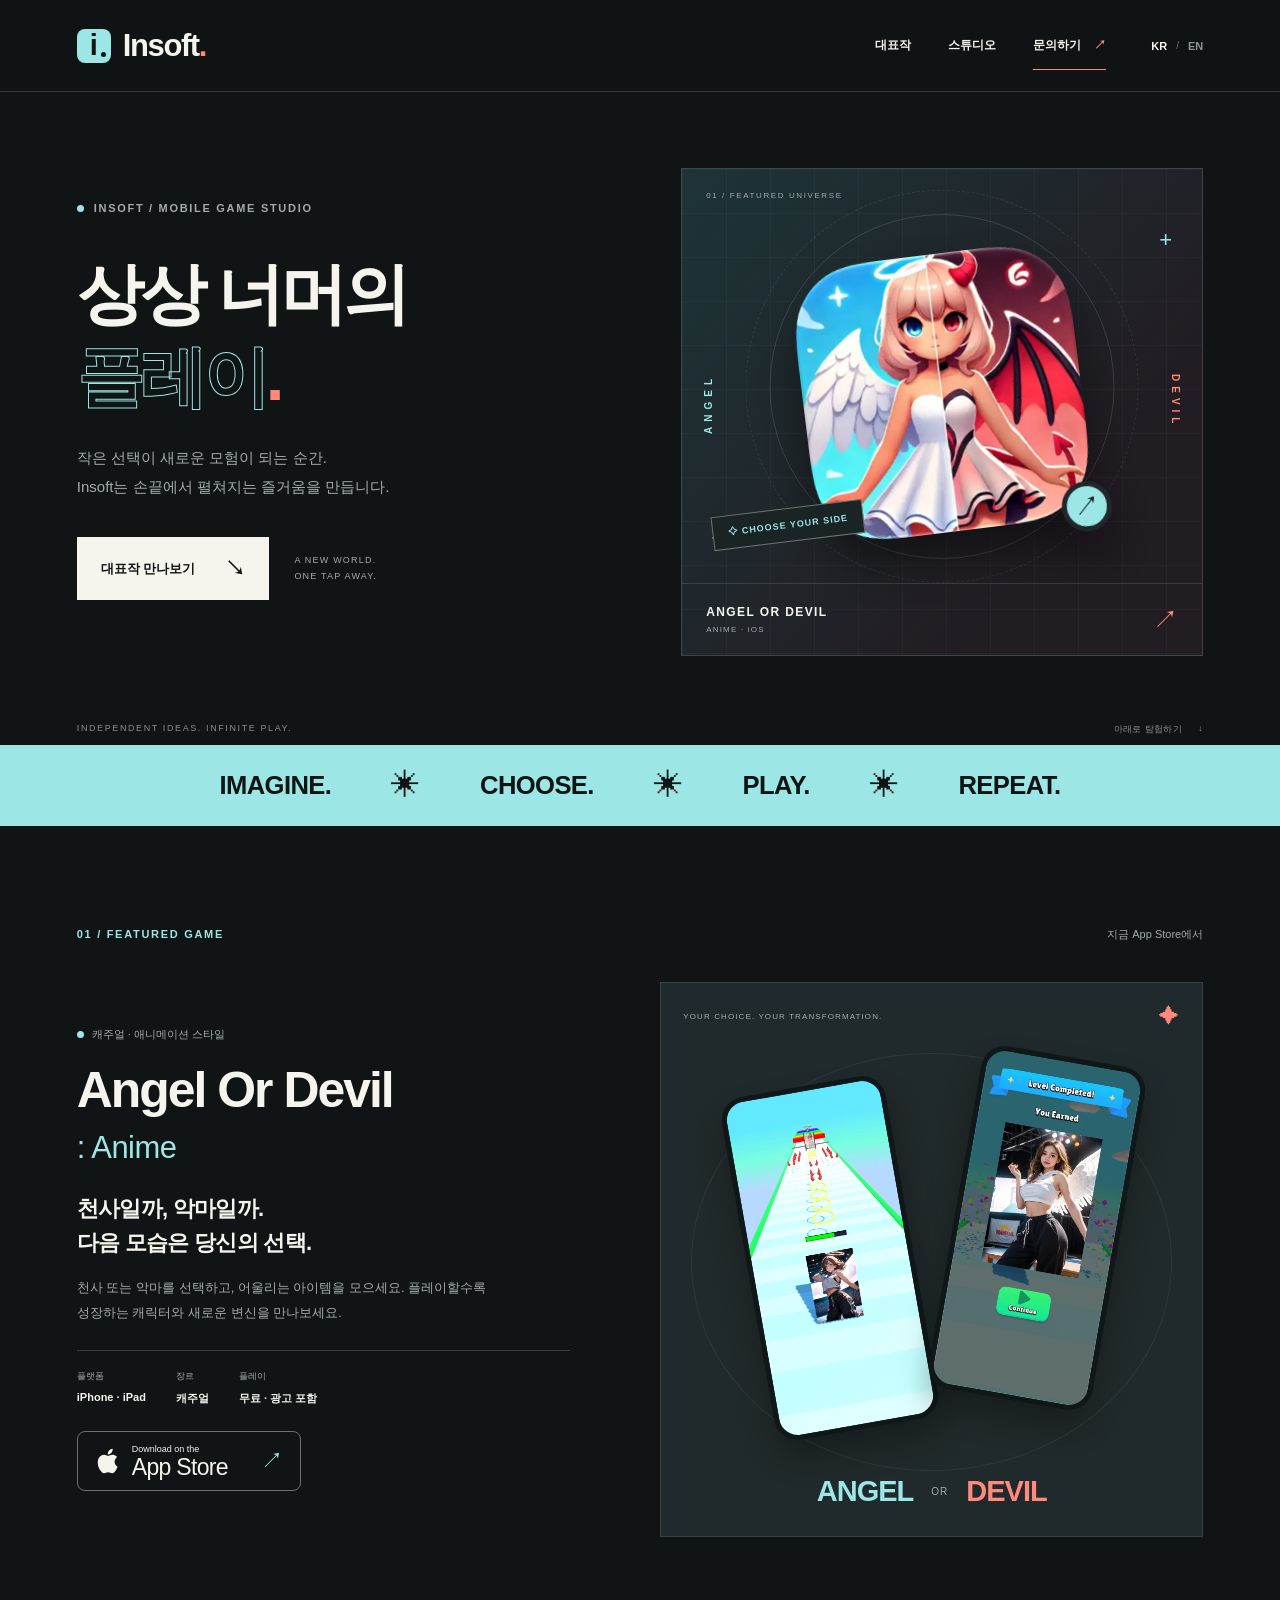
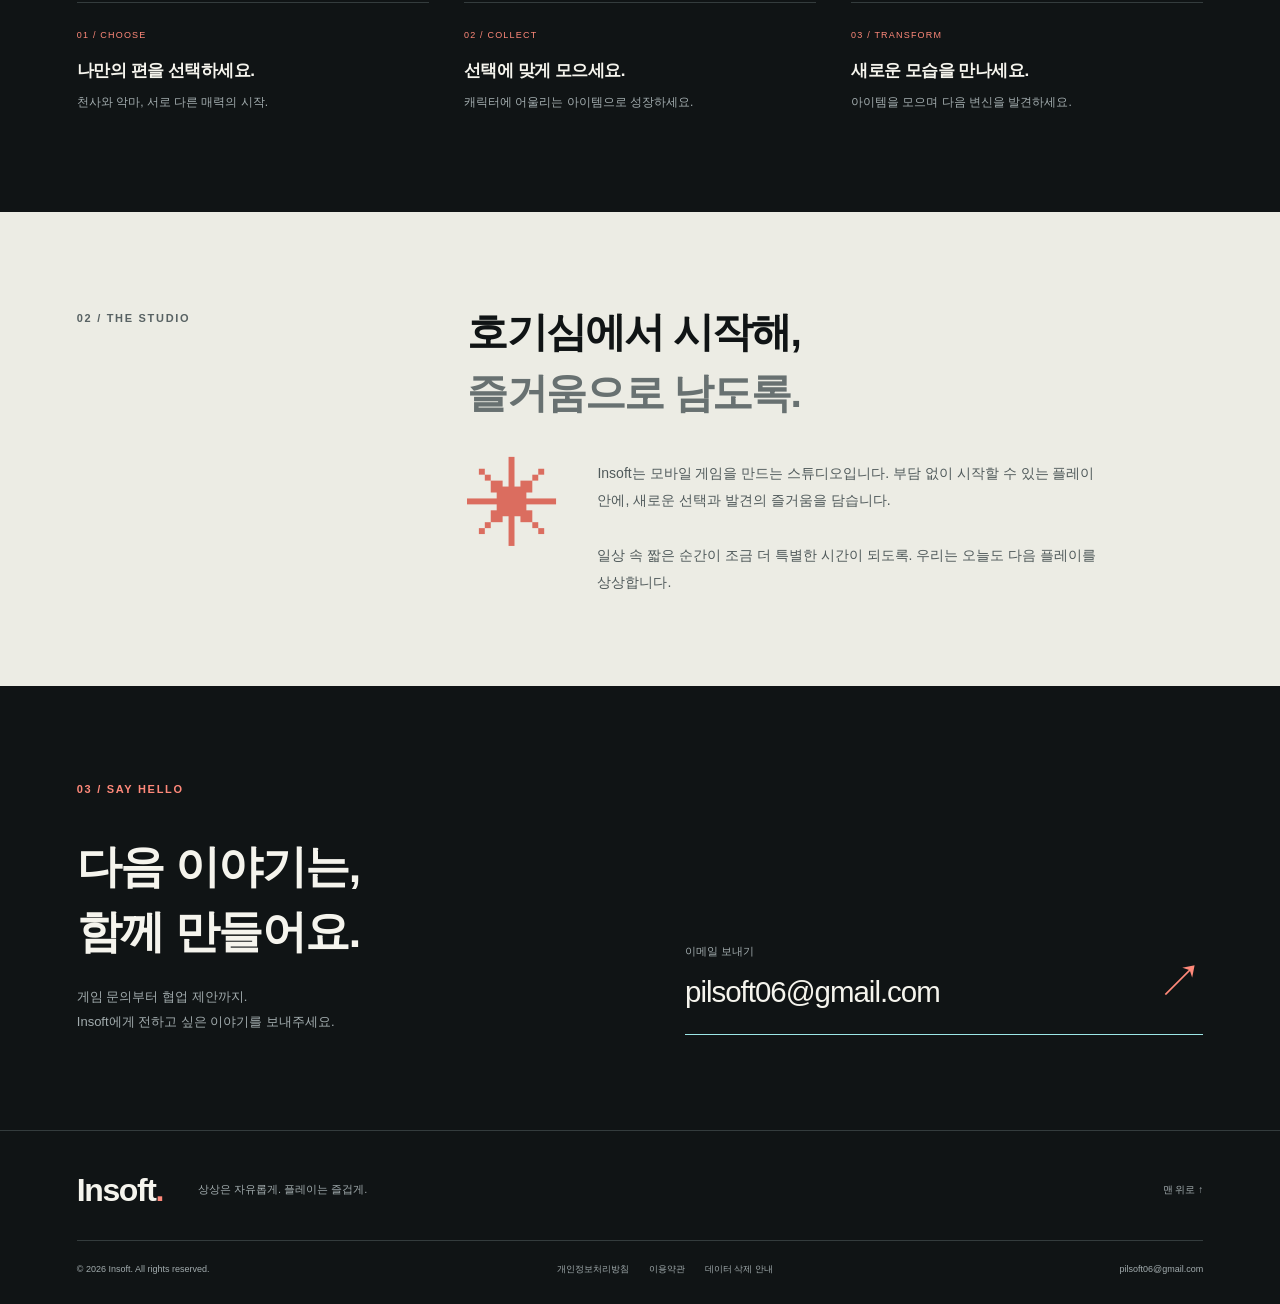
<file: index.html>
<!DOCTYPE html>
<html lang="ko"><head><meta charset="UTF-8"><meta name="viewport" content="width=device-width,initial-scale=1"><meta name="theme-color" content="#101415"><title>Insoft — 상상 너머의 플레이</title><meta name="description" content="Insoft 모바일 게임 스튜디오. Angel Or Devil : Anime에서 천사와 악마, 나만의 모험을 선택하세요."><meta property="og:title" content="Insoft — 상상 너머의 플레이"><meta property="og:description" content="Angel Or Devil : Anime. 당신의 선택으로 시작되는 새로운 플레이."><meta property="og:type" content="website"><meta property="og:image" content="assets/app-icon.webp"><link rel="icon" href="assets/favicon.svg" type="image/svg+xml"><link rel="stylesheet" href="css/style.css"><script defer src="js/app.js"></script></head><body id="top" data-page="home"><a class="skip-link" href="#main">본문 바로가기</a>
<header class="site-header"><div class="nav-wrap">
<a class="wordmark" href="index.html" aria-label="Insoft 홈"><span class="brand-symbol" aria-hidden="true">i<span></span></span>Insoft<span class="brand-period">.</span></a>
<nav id="site-nav" aria-label="주 메뉴"><a href="index.html#games" data-i18n="navGames">대표작</a><a href="index.html#about" data-i18n="navAbout">스튜디오</a><a href="index.html#contact" data-i18n="navContact">문의하기 <span aria-hidden="true">↗</span></a></nav>
<div class="languages" aria-label="Language"><button type="button" data-lang="ko" aria-pressed="true" aria-label="한국어">KR</button><span>/</span><button type="button" data-lang="en" aria-pressed="false" aria-label="English">EN</button></div>
<button class="menu-toggle" type="button" aria-label="메뉴 열기" aria-expanded="false" aria-controls="site-nav"><span></span><span></span></button>
</div></header><main id="main">
<section class="hero section-wrap"><div class="hero-copy"><p class="eyebrow"><span class="live-dot"></span> INSOFT / MOBILE GAME STUDIO</p>
<h1 data-i18n="heroTitle">상상 너머의<br><span class="outline-word">플레이</span><span class="coral">.</span></h1>
<p class="hero-description" data-i18n="heroDescription">작은 선택이 새로운 모험이 되는 순간.<br>Insoft는 손끝에서 펼쳐지는 즐거움을 만듭니다.</p>
<div class="hero-actions"><a class="button button-light" href="#games"><span data-i18n="explore">대표작 만나보기</span><span aria-hidden="true">↘</span></a><span class="hero-note">A NEW WORLD.<br>ONE TAP AWAY.</span></div>
</div><div class="hero-visual"><div class="visual-coordinates">01 / FEATURED UNIVERSE</div><div class="art-grid" aria-hidden="true"></div><div class="halo" aria-hidden="true"></div><div class="art-plus plus-one" aria-hidden="true">+</div><div class="art-plus plus-two" aria-hidden="true">+</div><div class="side-word angel-word" aria-hidden="true">ANGEL</div><div class="side-word devil-word" aria-hidden="true">DEVIL</div>
<a class="hero-art-link" href="#games" aria-label="Angel Or Devil : Anime 소개 보기"><img class="hero-icon" src="assets/app-icon.webp" alt="천사와 악마의 모습을 함께 담은 Angel Or Devil : Anime 앱 아이콘" width="400" height="400" fetchpriority="high"><span class="art-arrow" aria-hidden="true">↗</span></a>
<span class="art-tag angel-tag">✧ CHOOSE YOUR SIDE</span><div class="hero-game-label"><div><span>ANGEL OR DEVIL</span><small>ANIME · iOS</small></div><span aria-hidden="true">↗</span></div></div>
<div class="hero-bottom"><span>INDEPENDENT IDEAS. INFINITE PLAY.</span><a href="#games"><span data-i18n="scroll">아래로 탐험하기</span> ↓</a></div></section>
<div class="statement-strip" aria-hidden="true"><span>IMAGINE.</span><span class="strip-star">✳</span><span>CHOOSE.</span><span class="strip-star">✳</span><span>PLAY.</span><span class="strip-star">✳</span><span>REPEAT.</span></div>
<section class="featured section-wrap" id="games"><div class="section-heading"><p class="eyebrow">01 / FEATURED GAME</p><span class="section-label" data-i18n="available">지금 App Store에서</span></div>
<div class="game-layout"><div class="game-info"><div class="game-category"><span class="live-dot"></span><span data-i18n="gameCategory">캐주얼 · 애니메이션 스타일</span></div><h2>Angel Or Devil<span>: Anime</span></h2><p class="game-hook" data-i18n="gameHook">천사일까, 악마일까.<br>다음 모습은 당신의 선택.</p><p class="muted" data-i18n="gameDescription">천사 또는 악마를 선택하고, 어울리는 아이템을 모으세요. 플레이할수록 성장하는 캐릭터와 새로운 변신을 만나보세요.</p>
<dl class="game-meta"><div><dt data-i18n="platform">플랫폼</dt><dd>iPhone · iPad</dd></div><div><dt data-i18n="genre">장르</dt><dd data-i18n="genreValue">캐주얼</dd></div><div><dt data-i18n="play">플레이</dt><dd data-i18n="free">무료 · 광고 포함</dd></div></dl>
<a class="store-button" href="https://apps.apple.com/il/app/angel-or-devil-anime/id6740391202" target="_blank" rel="noopener noreferrer"><svg viewBox="0 0 24 28" aria-hidden="true"><path fill="currentColor" d="M19.6 14.8c0-3.1 2.5-4.6 2.6-4.7-1.4-2.1-3.6-2.4-4.4-2.4-1.9-.2-3.7 1.1-4.7 1.1-1 0-2.5-1.1-4.1-1.1-2.1 0-4.1 1.3-5.2 3.2-2.2 3.8-.6 9.4 1.5 12.4 1 1.5 2.2 3.1 3.8 3 1.5-.1 2.1-1 4-1s2.4 1 4.1 1c1.7 0 2.7-1.5 3.7-3 .9-1.3 1.3-2.6 1.7-3.7-.1 0-3-1.2-3-4.8ZM16.5 5.7c.8-1 1.4-2.5 1.2-3.9-1.2.1-2.7.8-3.6 1.8-.8.9-1.5 2.4-1.3 3.8 1.4.1 2.8-.7 3.7-1.7Z"/></svg><span><small>Download on the</small><strong>App Store</strong></span><span class="store-arrow" aria-hidden="true">↗</span></a>
</div><div class="game-showcase"><div class="showcase-top"><span>YOUR CHOICE. YOUR TRANSFORMATION.</span><span>✦</span></div><div class="phone-pair"><figure class="phone phone-one"><img src="assets/screen-1.webp" alt="Angel Or Devil : Anime의 아이템 수집 플레이 화면" width="157" height="340" loading="lazy"></figure><figure class="phone phone-two"><img src="assets/screen-2.webp" alt="Angel Or Devil : Anime의 캐릭터 성장 플레이 화면" width="157" height="340" loading="lazy"></figure></div><div class="showcase-bottom"><span class="cyan">ANGEL</span><span>OR</span><span class="coral">DEVIL</span></div></div></div>
<div class="play-steps"><article><span class="step-number">01 / CHOOSE</span><h3 data-i18n="step1Title">나만의 편을 선택하세요.</h3><p data-i18n="step1Description">천사와 악마, 서로 다른 매력의 시작.</p></article><article><span class="step-number">02 / COLLECT</span><h3 data-i18n="step2Title">선택에 맞게 모으세요.</h3><p data-i18n="step2Description">캐릭터에 어울리는 아이템으로 성장하세요.</p></article><article><span class="step-number">03 / TRANSFORM</span><h3 data-i18n="step3Title">새로운 모습을 만나세요.</h3><p data-i18n="step3Description">아이템을 모으며 다음 변신을 발견하세요.</p></article></div>
</section>
<section class="about" id="about"><div class="section-wrap about-grid"><p class="eyebrow">02 / THE STUDIO</p><div><h2 data-i18n="aboutTitle">호기심에서 시작해,<br><span>즐거움으로 남도록.</span></h2><div class="about-body"><span class="about-symbol" aria-hidden="true">✳</span><p data-i18n="aboutDescription">Insoft는 모바일 게임을 만드는 스튜디오입니다. 부담 없이 시작할 수 있는 플레이 안에, 새로운 선택과 발견의 즐거움을 담습니다.<br><br>일상 속 짧은 순간이 조금 더 특별한 시간이 되도록. 우리는 오늘도 다음 플레이를 상상합니다.</p></div></div></div></section>
<section class="contact section-wrap" id="contact"><p class="eyebrow">03 / SAY HELLO</p><div class="contact-grid"><div><h2 data-i18n="contactTitle">다음 이야기는,<br>함께 만들어요.</h2><p class="muted" data-i18n="contactDescription">게임 문의부터 협업 제안까지.<br>Insoft에게 전하고 싶은 이야기를 보내주세요.</p></div><a class="contact-link" href="mailto:pilsoft06@gmail.com"><span class="mail-label" data-i18n="emailUs">이메일 보내기</span><span class="email-address">pilsoft06@gmail.com</span><span class="contact-arrow" aria-hidden="true">↗</span></a></div></section>
</main><footer class="site-footer"><div class="section-wrap"><div class="footer-top"><a class="wordmark" href="index.html" aria-label="Insoft 홈">Insoft<span class="brand-period">.</span></a><p data-i18n="footerLine">상상은 자유롭게. 플레이는 즐겁게.</p><a class="back-top" href="#top" data-i18n="backTop">맨 위로 ↑</a></div><div class="footer-bottom"><span>© 2026 Insoft. All rights reserved.</span><div><a href="privacy.html" data-i18n="privacy">개인정보처리방침</a><a href="terms.html" data-i18n="terms">이용약관</a><a href="data-deletion.html" data-i18n="deletion">데이터 삭제 안내</a></div><a href="mailto:pilsoft06@gmail.com">pilsoft06@gmail.com</a></div></div></footer>
</body></html>
</file>
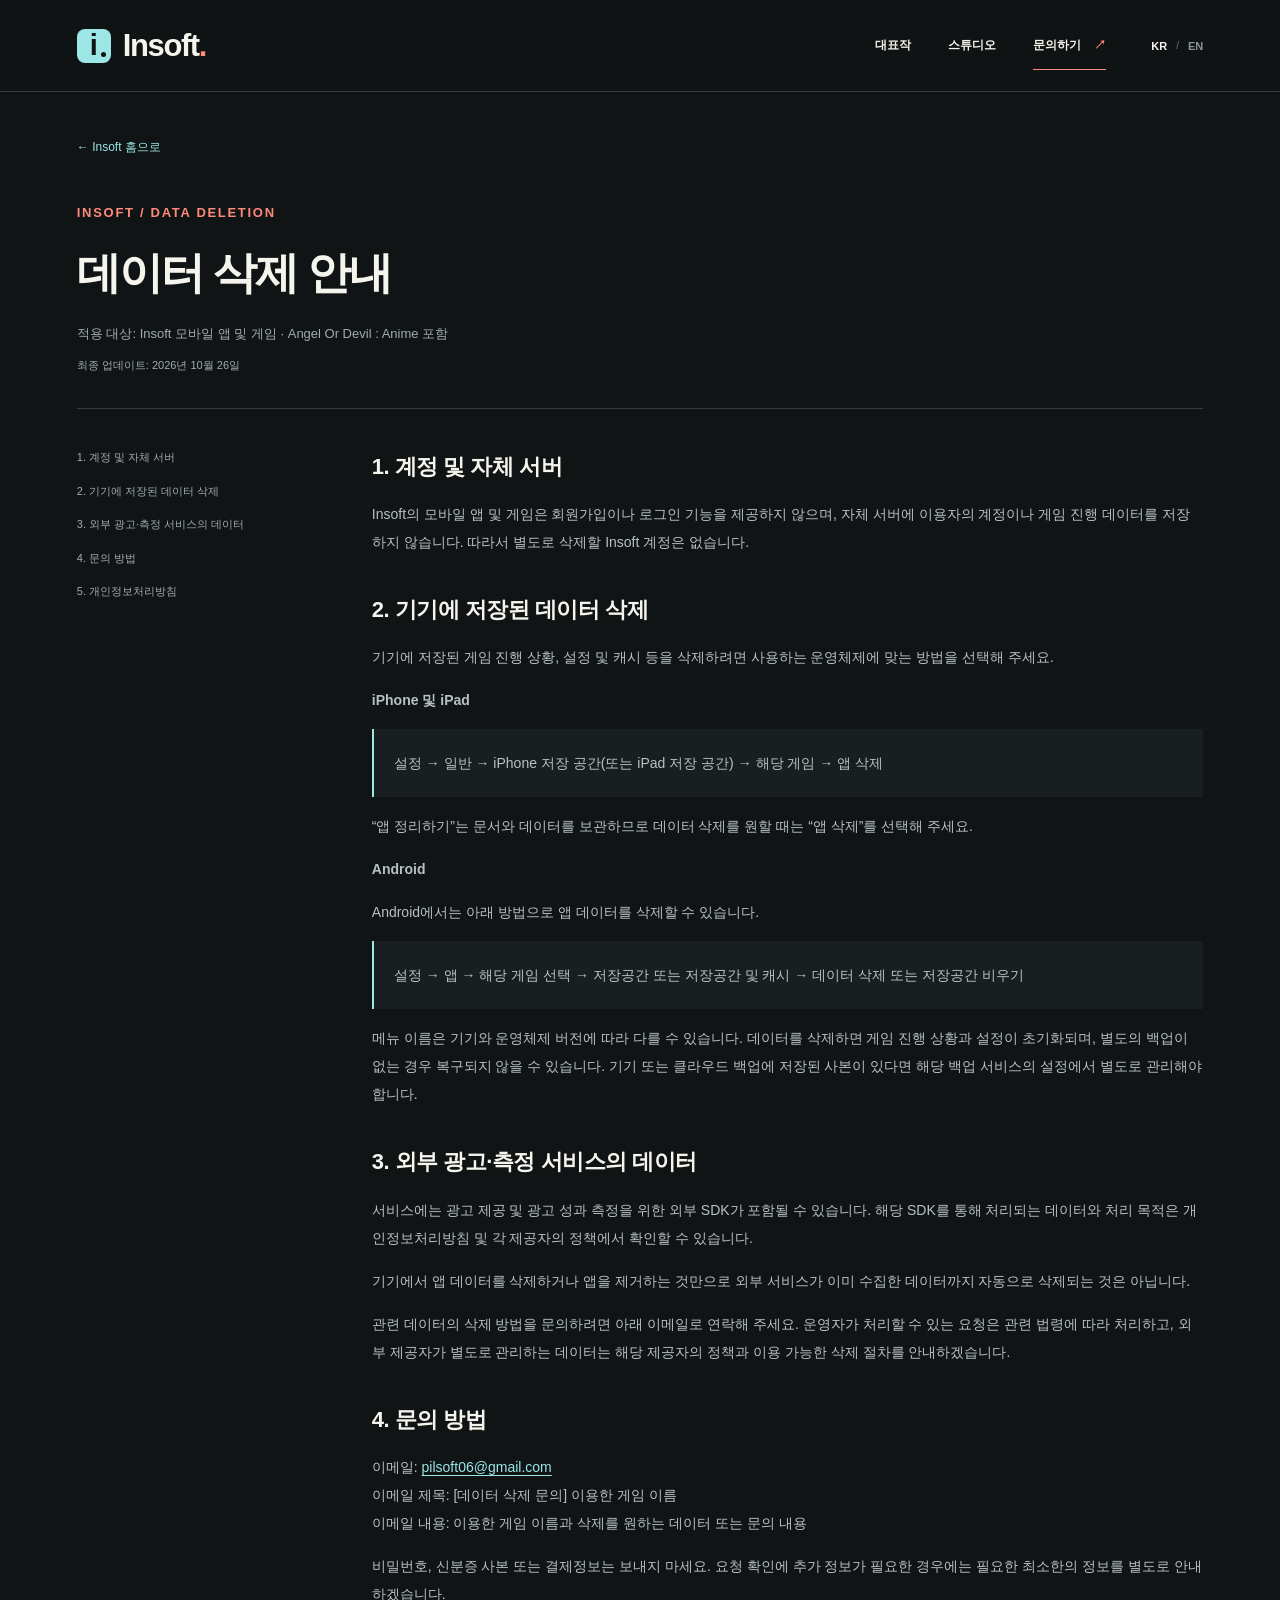
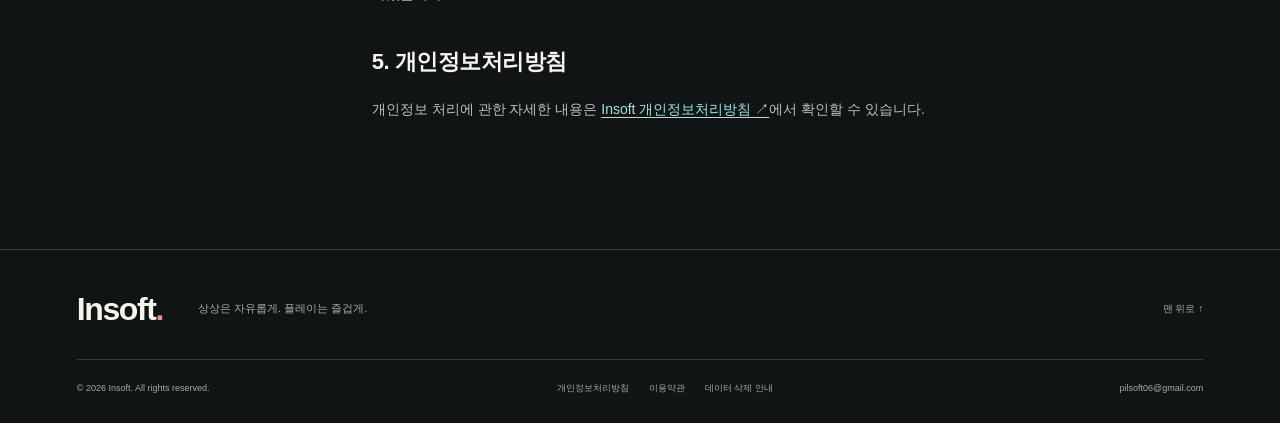
<file: data-deletion.html>
<!DOCTYPE html><html lang="ko"><head><meta charset="UTF-8"><meta name="viewport" content="width=device-width,initial-scale=1"><meta name="theme-color" content="#101415"><title>데이터 삭제 안내 — Insoft</title><meta name="description" content="Insoft 모바일 앱 및 게임의 데이터 삭제 안내. Angel Or Devil : Anime 이용자를 위한 안내."><meta property="og:title" content="데이터 삭제 안내 — Insoft"><meta property="og:description" content="Insoft 모바일 앱 및 게임의 데이터 삭제 안내. Angel Or Devil : Anime 이용자를 위한 안내."><meta property="og:type" content="website"><link rel="icon" href="assets/favicon.svg" type="image/svg+xml"><link rel="stylesheet" href="css/style.css"><script defer src="js/app.js"></script></head><body id="top" class="legal-page"><a class="skip-link" href="#main">본문 바로가기</a>
<header class="site-header"><div class="nav-wrap">
<a class="wordmark" href="index.html" aria-label="Insoft 홈"><span class="brand-symbol" aria-hidden="true">i<span></span></span>Insoft<span class="brand-period">.</span></a>
<nav id="site-nav" aria-label="주 메뉴"><a href="index.html#games" data-i18n="navGames">대표작</a><a href="index.html#about" data-i18n="navAbout">스튜디오</a><a href="index.html#contact" data-i18n="navContact">문의하기 <span aria-hidden="true">↗</span></a></nav>
<div class="languages" aria-label="Language"><button type="button" data-lang="ko" aria-pressed="true" aria-label="한국어">KR</button><span>/</span><button type="button" data-lang="en" aria-pressed="false" aria-label="English">EN</button></div>
<button class="menu-toggle" type="button" aria-label="메뉴 열기" aria-expanded="false" aria-controls="site-nav"><span></span><span></span></button>
</div></header><main id="main" class="legal-main section-wrap"><a class="text-link" href="index.html">← Insoft 홈으로</a><div class="legal-title"><p class="eyebrow">INSOFT / DATA DELETION</p><h1>데이터 삭제 안내</h1><p>적용 대상: Insoft 모바일 앱 및 게임 · Angel Or Devil : Anime 포함</p><span>최종 업데이트: 2026년 10월 26일</span></div><div class="legal-grid"><aside aria-label="문서 목차"><a href="#section-1">1. 계정 및 자체 서버</a><a href="#section-2">2. 기기에 저장된 데이터 삭제</a><a href="#section-3">3. 외부 광고·측정 서비스의 데이터</a><a href="#section-4">4. 문의 방법</a><a href="#section-5">5. 개인정보처리방침</a></aside><article><section id="section-1"><h2>1. 계정 및 자체 서버</h2><div>Insoft의 모바일 앱 및 게임은 회원가입이나 로그인 기능을 제공하지 않으며, 자체 서버에 이용자의 계정이나 게임 진행 데이터를 저장하지 않습니다. 따라서 별도로 삭제할 Insoft 계정은 없습니다.</div></section><section id="section-2"><h2>2. 기기에 저장된 데이터 삭제</h2><div>기기에 저장된 게임 진행 상황, 설정 및 캐시 등을 삭제하려면 사용하는 운영체제에 맞는 방법을 선택해 주세요.<p><strong>iPhone 및 iPad</strong></p><div class="instruction">설정 → 일반 → iPhone 저장 공간(또는 iPad 저장 공간) → 해당 게임 → 앱 삭제</div><p>“앱 정리하기”는 문서와 데이터를 보관하므로 데이터 삭제를 원할 때는 “앱 삭제”를 선택해 주세요.</p><p><strong>Android</strong></p>Android에서는 아래 방법으로 앱 데이터를 삭제할 수 있습니다.<div class="instruction">설정 → 앱 → 해당 게임 선택 → 저장공간 또는 저장공간 및 캐시 → 데이터 삭제 또는 저장공간 비우기</div><p>메뉴 이름은 기기와 운영체제 버전에 따라 다를 수 있습니다. 데이터를 삭제하면 게임 진행 상황과 설정이 초기화되며, 별도의 백업이 없는 경우 복구되지 않을 수 있습니다. 기기 또는 클라우드 백업에 저장된 사본이 있다면 해당 백업 서비스의 설정에서 별도로 관리해야 합니다.</p></div></section><section id="section-3"><h2>3. 외부 광고·측정 서비스의 데이터</h2><div>서비스에는 광고 제공 및 광고 성과 측정을 위한 외부 SDK가 포함될 수 있습니다. 해당 SDK를 통해 처리되는 데이터와 처리 목적은 개인정보처리방침 및 각 제공자의 정책에서 확인할 수 있습니다.<p>기기에서 앱 데이터를 삭제하거나 앱을 제거하는 것만으로 외부 서비스가 이미 수집한 데이터까지 자동으로 삭제되는 것은 아닙니다.</p><p>관련 데이터의 삭제 방법을 문의하려면 아래 이메일로 연락해 주세요. 운영자가 처리할 수 있는 요청은 관련 법령에 따라 처리하고, 외부 제공자가 별도로 관리하는 데이터는 해당 제공자의 정책과 이용 가능한 삭제 절차를 안내하겠습니다.</p></div></section><section id="section-4"><h2>4. 문의 방법</h2><div>이메일: <a href="mailto:pilsoft06@gmail.com?subject=Insoft%20데이터%20삭제%20문의">pilsoft06@gmail.com</a><br>이메일 제목: [데이터 삭제 문의] 이용한 게임 이름<br>이메일 내용: 이용한 게임 이름과 삭제를 원하는 데이터 또는 문의 내용<p>비밀번호, 신분증 사본 또는 결제정보는 보내지 마세요. 요청 확인에 추가 정보가 필요한 경우에는 필요한 최소한의 정보를 별도로 안내하겠습니다.</p></div></section><section id="section-5"><h2>5. 개인정보처리방침</h2><div>개인정보 처리에 관한 자세한 내용은 <a href="privacy.html">Insoft 개인정보처리방침 ↗</a>에서 확인할 수 있습니다.</div></section></article></div></main><footer class="site-footer"><div class="section-wrap"><div class="footer-top"><a class="wordmark" href="index.html" aria-label="Insoft 홈">Insoft<span class="brand-period">.</span></a><p data-i18n="footerLine">상상은 자유롭게. 플레이는 즐겁게.</p><a class="back-top" href="#top" data-i18n="backTop">맨 위로 ↑</a></div><div class="footer-bottom"><span>© 2026 Insoft. All rights reserved.</span><div><a href="privacy.html" data-i18n="privacy">개인정보처리방침</a><a href="terms.html" data-i18n="terms">이용약관</a><a href="data-deletion.html" data-i18n="deletion">데이터 삭제 안내</a></div><a href="mailto:pilsoft06@gmail.com">pilsoft06@gmail.com</a></div></div></footer></body></html>
</file>
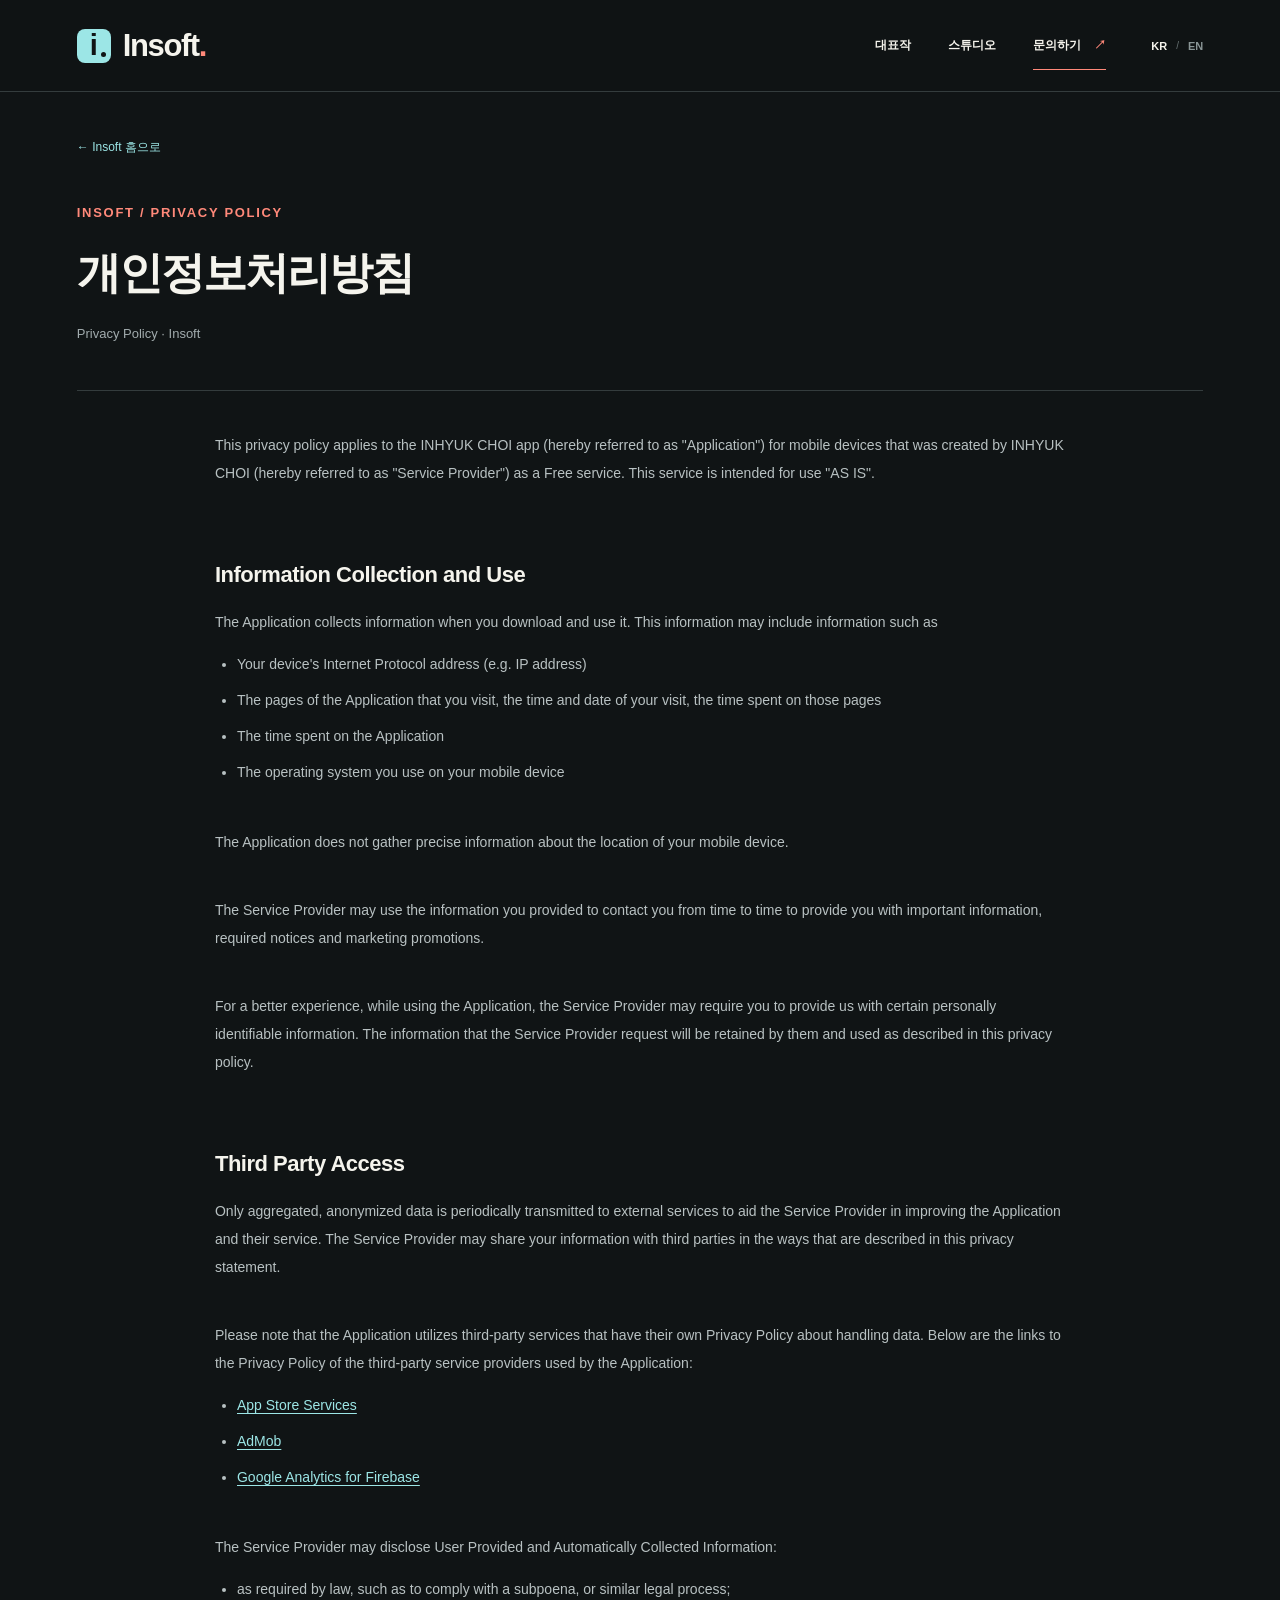
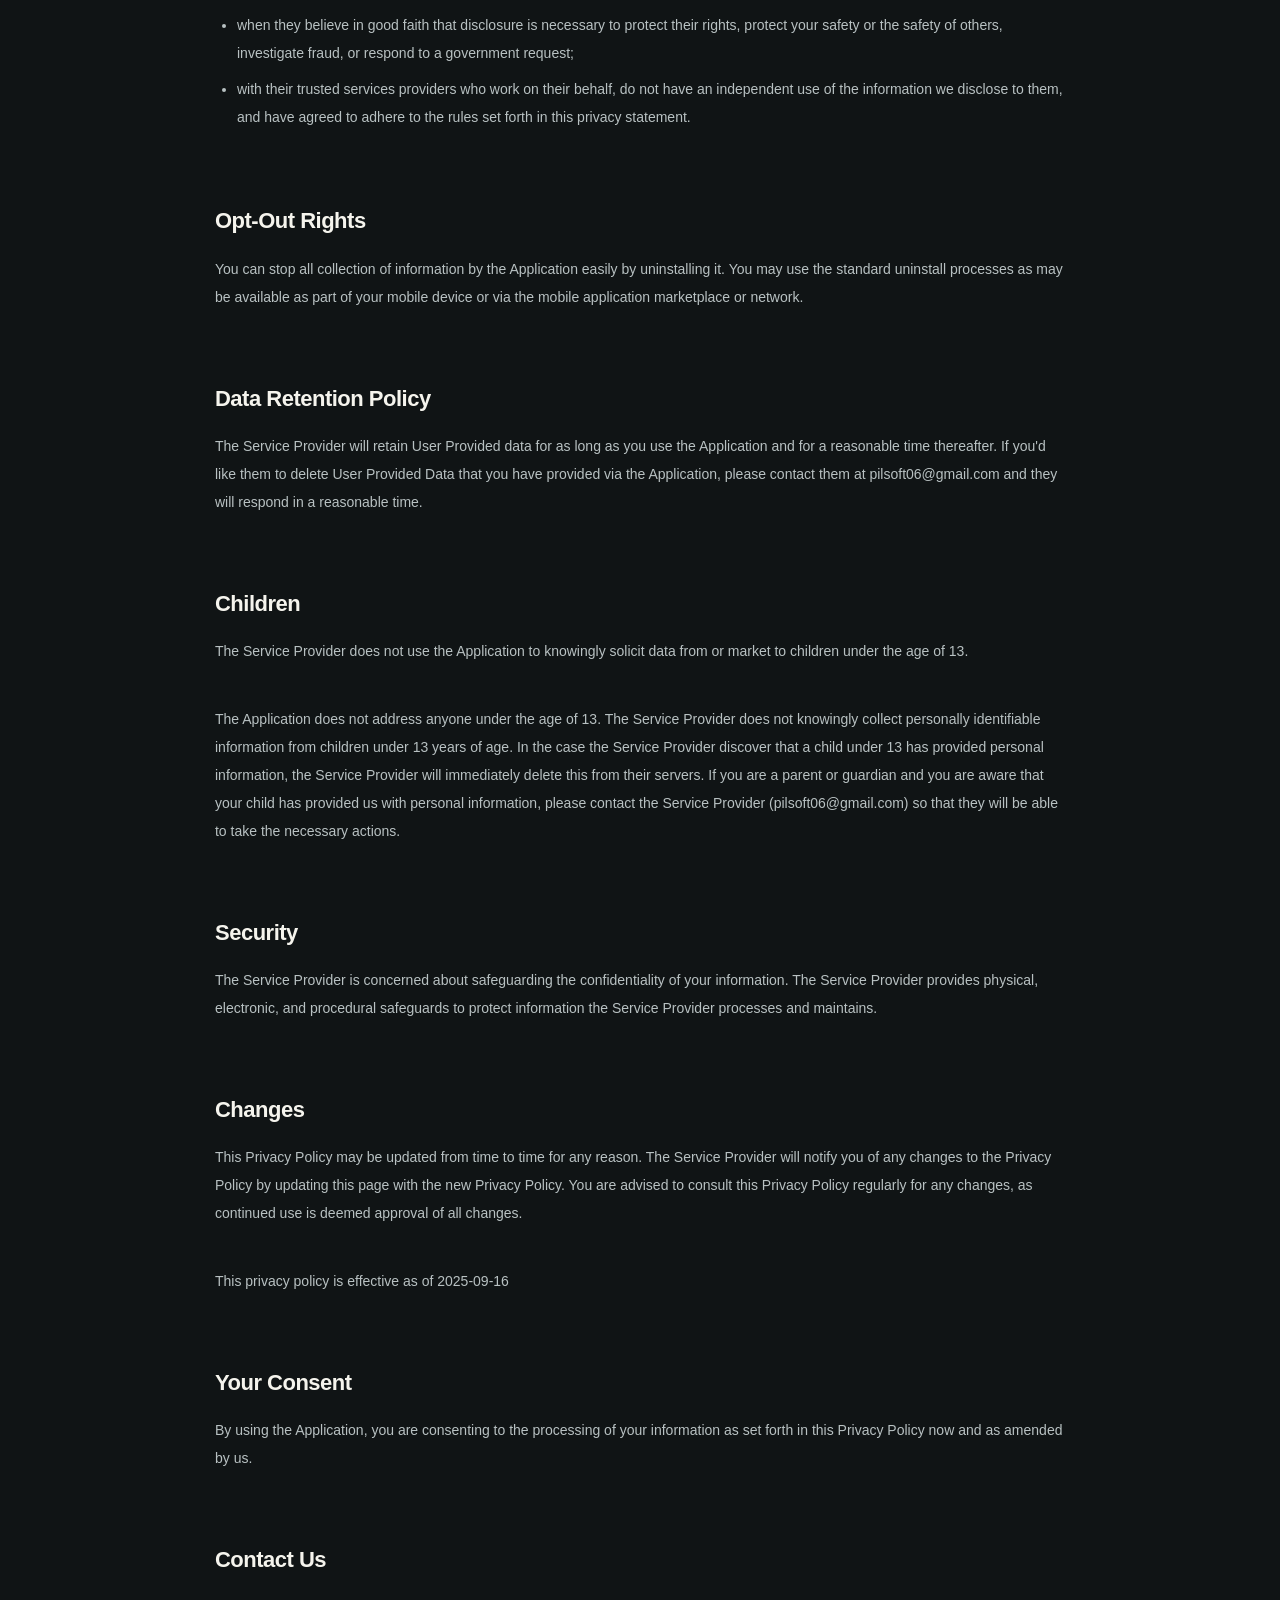
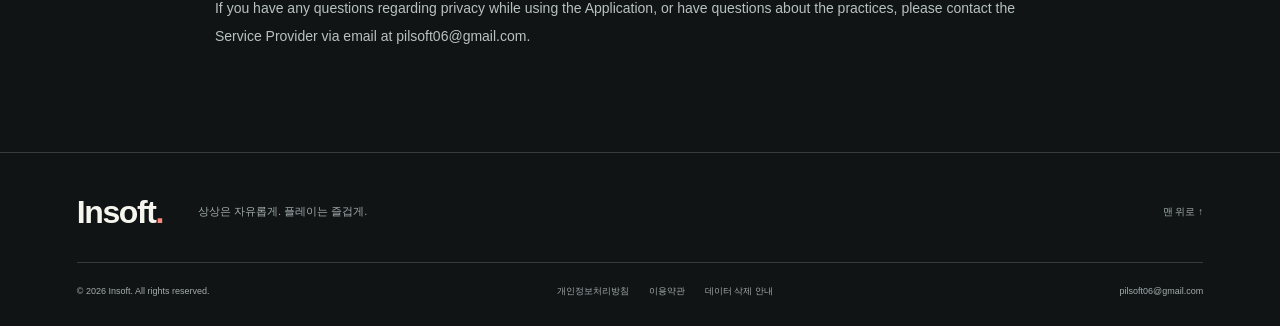
<file: privacy.html>
<!DOCTYPE html><html lang="ko"><head><meta charset="UTF-8"><meta name="viewport" content="width=device-width,initial-scale=1"><meta name="theme-color" content="#101415"><title>개인정보처리방침 — Insoft</title><meta name="description" content="Insoft 모바일 앱의 개인정보처리방침. Privacy Policy for Insoft mobile applications."><meta property="og:title" content="개인정보처리방침 — Insoft"><meta property="og:description" content="Insoft 모바일 앱의 개인정보처리방침. Privacy Policy for Insoft mobile applications."><meta property="og:type" content="website"><link rel="icon" href="assets/favicon.svg" type="image/svg+xml"><link rel="stylesheet" href="css/style.css"><script defer src="js/app.js"></script></head><body id="top" class="legal-page"><a class="skip-link" href="#main">본문 바로가기</a>
<header class="site-header"><div class="nav-wrap">
<a class="wordmark" href="index.html" aria-label="Insoft 홈"><span class="brand-symbol" aria-hidden="true">i<span></span></span>Insoft<span class="brand-period">.</span></a>
<nav id="site-nav" aria-label="주 메뉴"><a href="index.html#games" data-i18n="navGames">대표작</a><a href="index.html#about" data-i18n="navAbout">스튜디오</a><a href="index.html#contact" data-i18n="navContact">문의하기 <span aria-hidden="true">↗</span></a></nav>
<div class="languages" aria-label="Language"><button type="button" data-lang="ko" aria-pressed="true" aria-label="한국어">KR</button><span>/</span><button type="button" data-lang="en" aria-pressed="false" aria-label="English">EN</button></div>
<button class="menu-toggle" type="button" aria-label="메뉴 열기" aria-expanded="false" aria-controls="site-nav"><span></span><span></span></button>
</div></header><main id="main" class="legal-main section-wrap"><a class="text-link" href="index.html">← Insoft 홈으로</a><div class="legal-title"><p class="eyebrow">INSOFT / PRIVACY POLICY</p><h1>개인정보처리방침</h1><p>Privacy Policy · Insoft</p></div><article class="privacy-article" lang="en"><p>This privacy policy applies to the INHYUK CHOI app (hereby referred to as "Application") for mobile devices that was created by INHYUK CHOI (hereby referred to as "Service Provider") as a Free service. This service is intended for use "AS IS".</p><br>
        <h2 id="privacy-information-collection-and-use">Information Collection and Use</h2>
        <p>The Application collects information when you download and use it. This information may include information such as </p>
        <ul>
            <li>Your device's Internet Protocol address (e.g. IP address)</li>
            <li>The pages of the Application that you visit, the time and date of your visit, the time spent on those pages</li>
            <li>The time spent on the Application</li>
            <li>The operating system you use on your mobile device</li>
        </ul>
        <p></p><br>
        <p>The Application does not gather precise information about the location of your mobile device.</p><br>
        <p>The Service Provider may use the information you provided to contact you from time to time to provide you with important information, required notices and marketing promotions.</p><br>
        <p>For a better experience, while using the Application, the Service Provider may require you to provide us with certain personally identifiable information. The information that the Service Provider request will be retained by them and used as described in this privacy policy.</p><br>
        <h2 id="privacy-third-party-access">Third Party Access</h2>
        <p>Only aggregated, anonymized data is periodically transmitted to external services to aid the Service Provider in improving the Application and their service. The Service Provider may share your information with third parties in the ways that are described in this privacy statement.</p>
        <div><br>
            <p>Please note that the Application utilizes third-party services that have their own Privacy Policy about handling data. Below are the links to the Privacy Policy of the third-party service providers used by the Application:</p>
            <ul>
                <li><a href="https://www.google.com/policies/privacy/" target="_blank" rel="noopener noreferrer">App Store Services</a></li>
                <li><a href="https://support.google.com/admob/answer/6128543?hl=ko" target="_blank" rel="noopener noreferrer">AdMob</a></li>
                <li><a href="https://firebase.google.com/support/privacy" target="_blank" rel="noopener noreferrer">Google Analytics for Firebase</a></li>
            </ul>
        </div><br>
        <p>The Service Provider may disclose User Provided and Automatically Collected Information:</p>
        <ul>
            <li>as required by law, such as to comply with a subpoena, or similar legal process;</li>
            <li>when they believe in good faith that disclosure is necessary to protect their rights, protect your safety or the safety of others, investigate fraud, or respond to a government request;</li>
            <li>with their trusted services providers who work on their behalf, do not have an independent use of the information we disclose to them, and have agreed to adhere to the rules set forth in this privacy statement.</li>
        </ul>
        <p></p><br>
        <h2 id="privacy-opt-out-rights">Opt-Out Rights</h2>
        <p>You can stop all collection of information by the Application easily by uninstalling it. You may use the standard uninstall processes as may be available as part of your mobile device or via the mobile application marketplace or network.</p><br>
        <h2 id="privacy-data-retention-policy">Data Retention Policy</h2>
        <p>The Service Provider will retain User Provided data for as long as you use the Application and for a reasonable time thereafter. If you'd like them to delete User Provided Data that you have provided via the Application, please contact them at pilsoft06@gmail.com and they will respond in a reasonable time.</p><br>
        <h2 id="privacy-children">Children</h2>
        <p>The Service Provider does not use the Application to knowingly solicit data from or market to children under the age of 13.</p>
        <div><br>
            <p>The Application does not address anyone under the age of 13. The Service Provider does not knowingly collect personally identifiable information from children under 13 years of age. In the case the Service Provider discover that a child under 13 has provided personal information, the Service Provider will immediately delete this from their servers. If you are a parent or guardian and you are aware that your child has provided us with personal information, please contact the Service Provider (pilsoft06@gmail.com) so that they will be able to take the necessary actions.</p>
        </div><br>
        <h2 id="privacy-security">Security</h2>
        <p>The Service Provider is concerned about safeguarding the confidentiality of your information. The Service Provider provides physical, electronic, and procedural safeguards to protect information the Service Provider processes and maintains.</p><br>
        <h2 id="privacy-changes">Changes</h2>
        <p>This Privacy Policy may be updated from time to time for any reason. The Service Provider will notify you of any changes to the Privacy Policy by updating this page with the new Privacy Policy. You are advised to consult this Privacy Policy regularly for any changes, as continued use is deemed approval of all changes.</p><br>
        <p>This privacy policy is effective as of 2025-09-16</p><br>
        <h2 id="privacy-your-consent">Your Consent</h2>
        <p>By using the Application, you are consenting to the processing of your information as set forth in this Privacy Policy now and as amended by us.</p><br>
        <h2 id="privacy-contact-us">Contact Us</h2>
        <p>If you have any questions regarding privacy while using the Application, or have questions about the practices, please contact the Service Provider via email at pilsoft06@gmail.com.</p></article></main><footer class="site-footer"><div class="section-wrap"><div class="footer-top"><a class="wordmark" href="index.html" aria-label="Insoft 홈">Insoft<span class="brand-period">.</span></a><p data-i18n="footerLine">상상은 자유롭게. 플레이는 즐겁게.</p><a class="back-top" href="#top" data-i18n="backTop">맨 위로 ↑</a></div><div class="footer-bottom"><span>© 2026 Insoft. All rights reserved.</span><div><a href="privacy.html" data-i18n="privacy">개인정보처리방침</a><a href="terms.html" data-i18n="terms">이용약관</a><a href="data-deletion.html" data-i18n="deletion">데이터 삭제 안내</a></div><a href="mailto:pilsoft06@gmail.com">pilsoft06@gmail.com</a></div></div></footer></body></html>
</file>
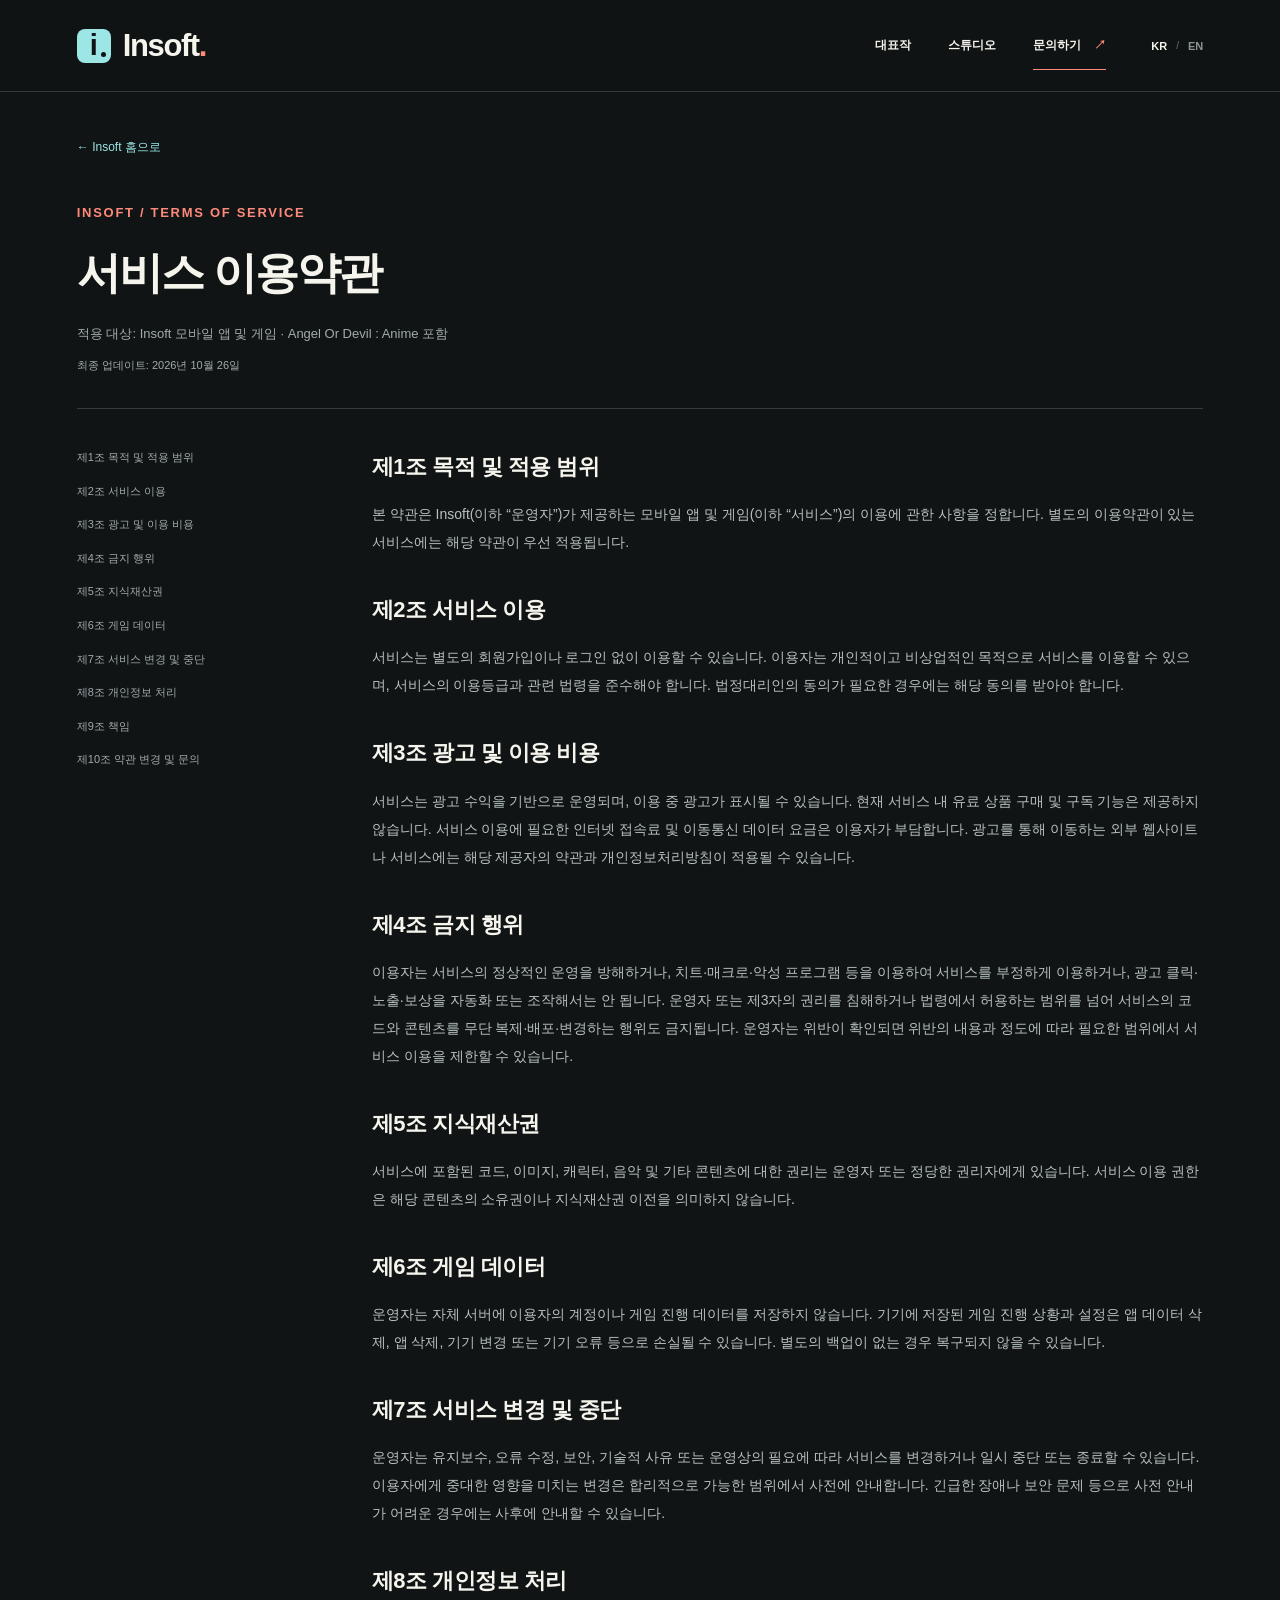
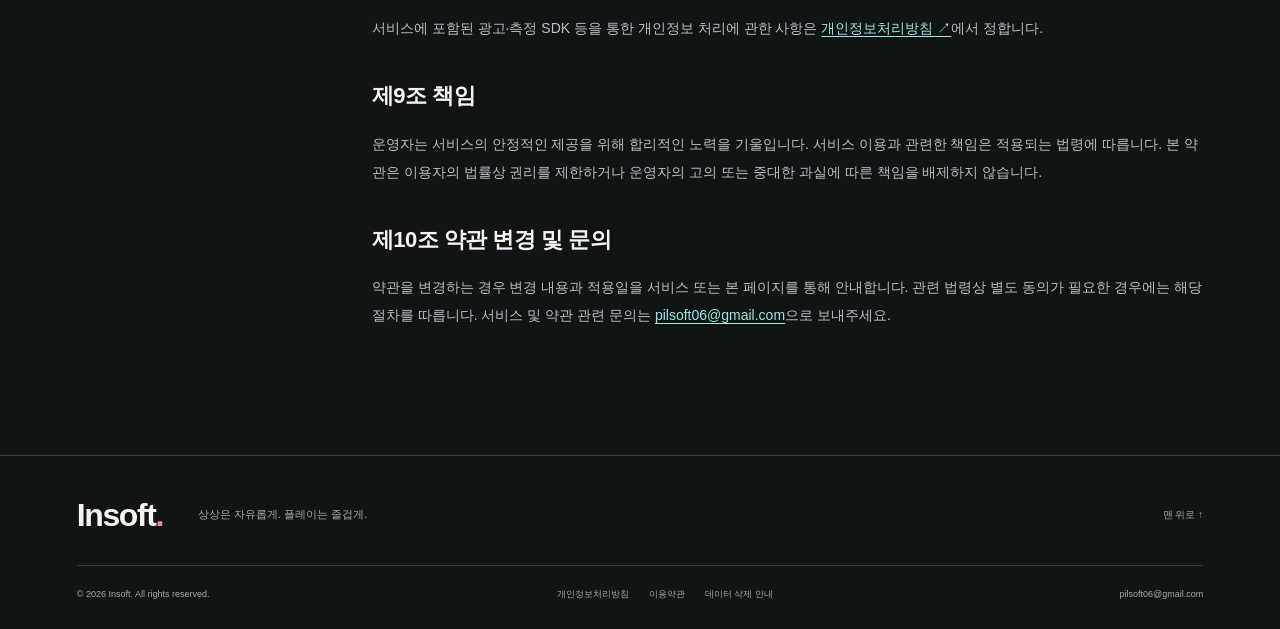
<file: terms.html>
<!DOCTYPE html><html lang="ko"><head><meta charset="UTF-8"><meta name="viewport" content="width=device-width,initial-scale=1"><meta name="theme-color" content="#101415"><title>서비스 이용약관 — Insoft</title><meta name="description" content="Insoft 모바일 앱 및 게임의 서비스 이용약관. Angel Or Devil : Anime 이용자를 위한 안내."><meta property="og:title" content="서비스 이용약관 — Insoft"><meta property="og:description" content="Insoft 모바일 앱 및 게임의 서비스 이용약관. Angel Or Devil : Anime 이용자를 위한 안내."><meta property="og:type" content="website"><link rel="icon" href="assets/favicon.svg" type="image/svg+xml"><link rel="stylesheet" href="css/style.css"><script defer src="js/app.js"></script></head><body id="top" class="legal-page"><a class="skip-link" href="#main">본문 바로가기</a>
<header class="site-header"><div class="nav-wrap">
<a class="wordmark" href="index.html" aria-label="Insoft 홈"><span class="brand-symbol" aria-hidden="true">i<span></span></span>Insoft<span class="brand-period">.</span></a>
<nav id="site-nav" aria-label="주 메뉴"><a href="index.html#games" data-i18n="navGames">대표작</a><a href="index.html#about" data-i18n="navAbout">스튜디오</a><a href="index.html#contact" data-i18n="navContact">문의하기 <span aria-hidden="true">↗</span></a></nav>
<div class="languages" aria-label="Language"><button type="button" data-lang="ko" aria-pressed="true" aria-label="한국어">KR</button><span>/</span><button type="button" data-lang="en" aria-pressed="false" aria-label="English">EN</button></div>
<button class="menu-toggle" type="button" aria-label="메뉴 열기" aria-expanded="false" aria-controls="site-nav"><span></span><span></span></button>
</div></header><main id="main" class="legal-main section-wrap"><a class="text-link" href="index.html">← Insoft 홈으로</a><div class="legal-title"><p class="eyebrow">INSOFT / TERMS OF SERVICE</p><h1>서비스 이용약관</h1><p>적용 대상: Insoft 모바일 앱 및 게임 · Angel Or Devil : Anime 포함</p><span>최종 업데이트: 2026년 10월 26일</span></div><div class="legal-grid"><aside aria-label="문서 목차"><a href="#section-1">제1조 목적 및 적용 범위</a><a href="#section-2">제2조 서비스 이용</a><a href="#section-3">제3조 광고 및 이용 비용</a><a href="#section-4">제4조 금지 행위</a><a href="#section-5">제5조 지식재산권</a><a href="#section-6">제6조 게임 데이터</a><a href="#section-7">제7조 서비스 변경 및 중단</a><a href="#section-8">제8조 개인정보 처리</a><a href="#section-9">제9조 책임</a><a href="#section-10">제10조 약관 변경 및 문의</a></aside><article><section id="section-1"><h2>제1조 목적 및 적용 범위</h2><div>본 약관은 Insoft(이하 “운영자”)가 제공하는 모바일 앱 및 게임(이하 “서비스”)의 이용에 관한 사항을 정합니다. 별도의 이용약관이 있는 서비스에는 해당 약관이 우선 적용됩니다.</div></section><section id="section-2"><h2>제2조 서비스 이용</h2><div>서비스는 별도의 회원가입이나 로그인 없이 이용할 수 있습니다. 이용자는 개인적이고 비상업적인 목적으로 서비스를 이용할 수 있으며, 서비스의 이용등급과 관련 법령을 준수해야 합니다. 법정대리인의 동의가 필요한 경우에는 해당 동의를 받아야 합니다.</div></section><section id="section-3"><h2>제3조 광고 및 이용 비용</h2><div>서비스는 광고 수익을 기반으로 운영되며, 이용 중 광고가 표시될 수 있습니다. 현재 서비스 내 유료 상품 구매 및 구독 기능은 제공하지 않습니다. 서비스 이용에 필요한 인터넷 접속료 및 이동통신 데이터 요금은 이용자가 부담합니다. 광고를 통해 이동하는 외부 웹사이트나 서비스에는 해당 제공자의 약관과 개인정보처리방침이 적용될 수 있습니다.</div></section><section id="section-4"><h2>제4조 금지 행위</h2><div>이용자는 서비스의 정상적인 운영을 방해하거나, 치트·매크로·악성 프로그램 등을 이용하여 서비스를 부정하게 이용하거나, 광고 클릭·노출·보상을 자동화 또는 조작해서는 안 됩니다. 운영자 또는 제3자의 권리를 침해하거나 법령에서 허용하는 범위를 넘어 서비스의 코드와 콘텐츠를 무단 복제·배포·변경하는 행위도 금지됩니다. 운영자는 위반이 확인되면 위반의 내용과 정도에 따라 필요한 범위에서 서비스 이용을 제한할 수 있습니다.</div></section><section id="section-5"><h2>제5조 지식재산권</h2><div>서비스에 포함된 코드, 이미지, 캐릭터, 음악 및 기타 콘텐츠에 대한 권리는 운영자 또는 정당한 권리자에게 있습니다. 서비스 이용 권한은 해당 콘텐츠의 소유권이나 지식재산권 이전을 의미하지 않습니다.</div></section><section id="section-6"><h2>제6조 게임 데이터</h2><div>운영자는 자체 서버에 이용자의 계정이나 게임 진행 데이터를 저장하지 않습니다. 기기에 저장된 게임 진행 상황과 설정은 앱 데이터 삭제, 앱 삭제, 기기 변경 또는 기기 오류 등으로 손실될 수 있습니다. 별도의 백업이 없는 경우 복구되지 않을 수 있습니다.</div></section><section id="section-7"><h2>제7조 서비스 변경 및 중단</h2><div>운영자는 유지보수, 오류 수정, 보안, 기술적 사유 또는 운영상의 필요에 따라 서비스를 변경하거나 일시 중단 또는 종료할 수 있습니다. 이용자에게 중대한 영향을 미치는 변경은 합리적으로 가능한 범위에서 사전에 안내합니다. 긴급한 장애나 보안 문제 등으로 사전 안내가 어려운 경우에는 사후에 안내할 수 있습니다.</div></section><section id="section-8"><h2>제8조 개인정보 처리</h2><div>서비스에 포함된 광고·측정 SDK 등을 통한 개인정보 처리에 관한 사항은 <a href="privacy.html">개인정보처리방침 ↗</a>에서 정합니다.</div></section><section id="section-9"><h2>제9조 책임</h2><div>운영자는 서비스의 안정적인 제공을 위해 합리적인 노력을 기울입니다. 서비스 이용과 관련한 책임은 적용되는 법령에 따릅니다. 본 약관은 이용자의 법률상 권리를 제한하거나 운영자의 고의 또는 중대한 과실에 따른 책임을 배제하지 않습니다.</div></section><section id="section-10"><h2>제10조 약관 변경 및 문의</h2><div>약관을 변경하는 경우 변경 내용과 적용일을 서비스 또는 본 페이지를 통해 안내합니다. 관련 법령상 별도 동의가 필요한 경우에는 해당 절차를 따릅니다. 서비스 및 약관 관련 문의는 <a href="mailto:pilsoft06@gmail.com">pilsoft06@gmail.com</a>으로 보내주세요.</div></section></article></div></main><footer class="site-footer"><div class="section-wrap"><div class="footer-top"><a class="wordmark" href="index.html" aria-label="Insoft 홈">Insoft<span class="brand-period">.</span></a><p data-i18n="footerLine">상상은 자유롭게. 플레이는 즐겁게.</p><a class="back-top" href="#top" data-i18n="backTop">맨 위로 ↑</a></div><div class="footer-bottom"><span>© 2026 Insoft. All rights reserved.</span><div><a href="privacy.html" data-i18n="privacy">개인정보처리방침</a><a href="terms.html" data-i18n="terms">이용약관</a><a href="data-deletion.html" data-i18n="deletion">데이터 삭제 안내</a></div><a href="mailto:pilsoft06@gmail.com">pilsoft06@gmail.com</a></div></div></footer></body></html>
</file>
<file: css/style.css>
:root{--bg:#101415;--panel:#191f20;--ink:#f5f4ed;--muted:#a2acae;--line:#343c3d;--cyan:#9ce6e6;--coral:#ff897a;--paper:#ecece4;--purple:var(--cyan)}
*{box-sizing:border-box}html{scroll-behavior:smooth;scroll-padding-top:110px}body{margin:0;color:var(--ink);background:var(--bg);font-family:Inter,"Apple SD Gothic Neo","Noto Sans KR",Arial,sans-serif;-webkit-font-smoothing:antialiased}a{color:inherit;text-decoration:none}button{font:inherit;color:inherit;cursor:pointer}img{display:block;max-width:100%;height:auto}h1,h2,h3,p,figure{margin:0}button,a{-webkit-tap-highlight-color:transparent}a:focus-visible,button:focus-visible{outline:2px solid var(--coral);outline-offset:6px}::selection{background:var(--coral);color:var(--bg)}.section-wrap{width:min(1280px,88%);margin-inline:auto}.muted{color:var(--muted);font-size:15px;line-height:1.95;word-break:keep-all}.cyan{color:var(--cyan)}.coral{color:var(--coral)}.eyebrow{font-size:11px;font-weight:600;letter-spacing:1.7px;display:flex;align-items:center;gap:10px;line-height:1.6}.live-dot{display:inline-block;width:7px;height:7px;border-radius:50%;background:var(--cyan);flex-shrink:0}.skip-link{position:fixed;top:-100px;left:20px;background:var(--cyan);color:var(--bg);padding:15px;z-index:100}.skip-link:focus{top:10px}.site-header{height:92px;position:sticky;top:0;z-index:30;background:rgba(16,20,21,.95);backdrop-filter:blur(15px);border-bottom:1px solid var(--line)}.nav-wrap{width:min(1280px,88%);height:100%;margin:auto;display:flex;align-items:center;gap:45px}.wordmark{font-size:31px;letter-spacing:-1.4px;font-weight:800;display:inline-flex;align-items:center;line-height:1}.brand-period{color:var(--coral)}.brand-symbol{position:relative;display:inline-flex;justify-content:center;align-items:center;background:var(--cyan);color:var(--bg);font-size:29px;width:34px;height:34px;border-radius:8px;margin-right:12px;letter-spacing:0;font-weight:900}.brand-symbol>span{position:absolute;right:5px;bottom:6px;width:5px;height:5px;border-radius:50%;background:var(--bg)}.nav-wrap nav{margin-left:auto;display:flex;align-items:center;gap:37px;font-size:12px;font-weight:600}.nav-wrap nav a{padding-block:15px}.nav-wrap nav a:hover,.footer-bottom a:hover{color:var(--cyan)}.nav-wrap nav a:last-child{border-bottom:1px solid var(--coral)}.nav-wrap nav a span{margin-left:10px;color:var(--coral)}.languages{display:flex;gap:9px;align-items:center;font-size:10px;color:#667273}.languages button{background:transparent;border:0;padding:12px 0;font-size:11px;font-weight:600;color:#899596}.languages button[aria-pressed=true]{color:var(--ink)}.menu-toggle{display:none}.hero{display:grid;grid-template-columns:1.05fr 1fr;gap:5%;padding-top:76px}.hero-copy{padding-top:32px}.hero-copy .eyebrow{color:var(--muted);margin-bottom:34px}.hero h1{font-size:clamp(48px,5.25vw,80px);line-height:1.24;font-weight:800;letter-spacing:-4px;word-break:keep-all}.outline-word{color:var(--cyan)}@supports(-webkit-text-stroke:1px #fff){.outline-word{color:transparent;-webkit-text-stroke:1px var(--cyan)}}.hero-description{font-size:15px;line-height:1.9;color:var(--muted);margin-top:26px;word-break:keep-all}.hero-actions{display:flex;align-items:center;gap:25px;margin-top:36px}.button{display:inline-flex;align-items:center;justify-content:space-between;gap:30px;padding:18px 24px;font-size:13px;font-weight:700;transition:background .2s,transform .2s}.button:hover{transform:translateY(-3px)}.button-light{background:var(--ink);color:var(--bg)}.button-light:hover{background:var(--cyan)}.button>span:last-child{font-size:20px}.hero-note{color:var(--muted);font-size:9px;letter-spacing:1.2px;line-height:1.7}.hero-visual{height:488px;position:relative;isolation:isolate;background:linear-gradient(130deg,#1d3436,#221c23 75%);border:1px solid #3d4647;overflow:hidden}.art-grid{position:absolute;inset:0;background-image:linear-gradient(#ffffff07 1px,transparent 1px),linear-gradient(90deg,#ffffff07 1px,transparent 1px);background-size:44px 44px;z-index:-1}.visual-coordinates{position:absolute;left:24px;top:22px;font-size:8px;letter-spacing:1.6px;color:var(--muted)}.halo{width:345px;height:345px;border:1px solid #ffffff21;position:absolute;top:45px;left:50%;transform:translateX(-50%);border-radius:50%;z-index:-1}.halo:after{content:'';position:absolute;inset:-25px;border:1px dashed #ffffff14;border-radius:50%}.hero-art-link{position:absolute;width:278px;left:50%;top:85px;transform:translateX(-50%) rotate(-7deg);filter:drop-shadow(0 25px 25px #0007);transition:transform .3s}.hero-art-link:hover{transform:translateX(-50%) rotate(0)}.hero-icon{width:100%;aspect-ratio:1;border-radius:58px}.art-arrow{position:absolute;right:-16px;bottom:-16px;width:50px;height:50px;display:grid;place-items:center;background:var(--cyan);border-radius:50%;font-size:26px;color:var(--bg);border:5px solid #20282b}.side-word{position:absolute;font-size:10px;letter-spacing:5px;font-weight:600;top:205px;writing-mode:vertical-rl}.angel-word{left:21px;color:var(--cyan);transform:rotate(180deg)}.devil-word{right:21px;color:var(--coral)}.art-plus{position:absolute;font-size:22px;font-weight:200;color:var(--cyan)}.plus-one{top:58px;right:30px}.plus-two{left:29px;bottom:104px;color:var(--coral)}.art-tag{position:absolute;left:30px;bottom:113px;transform:rotate(-7deg);font-size:9px;font-weight:700;letter-spacing:1px;padding:11px 15px;border:1px solid #ffffff5c;background:#1b2424;color:var(--cyan)}.hero-game-label{position:absolute;bottom:0;inset-inline:0;border-top:1px solid #ffffff20;padding:19px 24px;display:flex;align-items:center;justify-content:space-between}.hero-game-label div>span{display:block;letter-spacing:1.4px;font-size:12px;font-weight:700}.hero-game-label small{display:block;color:var(--muted);font-size:8px;letter-spacing:1.2px;margin-top:6px}.hero-game-label>span{font-size:25px;color:var(--coral)}.hero-bottom{grid-column:1/-1;display:flex;justify-content:space-between;font-size:9px;letter-spacing:1.6px;color:#879293;padding:38px 0}.hero-bottom a{display:flex;gap:16px;letter-spacing:.4px}.statement-strip{display:flex;justify-content:center;align-items:center;gap:4.7vw;background:var(--cyan);color:var(--bg);font-size:clamp(16px,2vw,30px);font-weight:800;letter-spacing:-.6px;padding:24px 5%;overflow:hidden}.strip-star{font-size:29px;font-weight:400}.featured{padding-block:100px}.section-heading{display:flex;align-items:center;justify-content:space-between;margin-bottom:38px}.section-heading .eyebrow{color:var(--cyan)}.section-label{font-size:11px;color:var(--muted)}.game-layout{display:grid;grid-template-columns:1fr 1.1fr;gap:8%;align-items:center}.game-category{font-size:11px;display:flex;align-items:center;gap:8px;color:var(--muted);margin-bottom:20px}.game-info h2{font-size:clamp(35px,3.9vw,54px);letter-spacing:-2px;line-height:1.15;font-weight:750}.game-info h2>span{display:block;color:var(--cyan);font-size:.62em;font-weight:400;margin-top:10px;letter-spacing:-.5px}.game-hook{font-size:22px;line-height:1.55;letter-spacing:-.7px;font-weight:600;margin:27px 0 14px}.game-info .muted{max-width:420px;font-size:13px}.game-meta{display:flex;border-top:1px solid var(--line);padding-top:19px;gap:30px;margin:25px 0}.game-meta dt{font-size:9px;color:var(--muted);margin-bottom:8px}.game-meta dd{margin:0;font-size:11px;font-weight:600}.store-button{display:inline-flex;align-items:center;gap:13px;border:1px solid #697173;padding:11px 17px;border-radius:8px;transition:background .2s}.store-button:hover{background:#293536}.store-button svg{width:24px;height:28px}.store-button small{display:block;font-size:9px;line-height:1.4}.store-button strong{font-size:23px;font-weight:500;letter-spacing:-.7px;line-height:1}.store-arrow{margin-left:20px;color:var(--cyan);font-size:22px}.game-showcase{height:555px;background:#20292b;position:relative;overflow:hidden;border:1px solid #344448}.game-showcase:before{content:'';position:absolute;inset:70px 30px 65px;border:1px solid #ffffff10;border-radius:50%}.showcase-top{display:flex;justify-content:space-between;align-items:center;padding:22px;font-size:8px;letter-spacing:1.1px;color:var(--muted)}.showcase-top>span:last-child{color:var(--coral);font-size:20px}.phone-pair{position:relative;height:425px;width:min(100%,445px);margin:auto}.phone{position:absolute;width:166px;background:#0c1112;border:5px solid #101718;border-radius:24px;overflow:hidden;box-shadow:0 18px 30px #0004}.phone img{width:100%;height:auto;aspect-ratio:157/340;object-fit:cover}.phone-one{left:38px;top:34px;transform:rotate(-10deg)}.phone-two{right:34px;top:4px;transform:rotate(10deg)}.showcase-bottom{display:flex;align-items:center;justify-content:center;gap:18px;font-size:29px;font-weight:800;letter-spacing:-1px}.showcase-bottom>span:nth-child(2){font-size:10px;font-weight:500;color:var(--muted);letter-spacing:1px}.play-steps{display:grid;grid-template-columns:repeat(3,1fr);gap:35px;margin-top:65px}.play-steps article{border-top:1px solid var(--line);padding-top:21px}.step-number{font-size:9px;letter-spacing:1.2px;color:var(--coral)}.play-steps h3{font-size:17px;letter-spacing:-.5px;margin:17px 0 10px;word-break:keep-all}.play-steps p{font-size:12px;color:var(--muted);line-height:1.7;word-break:keep-all}.about{background:var(--paper);color:var(--bg);padding-block:90px}.about-grid{display:grid;grid-template-columns:.58fr 1.42fr;gap:8%}.about-grid>.eyebrow{align-items:flex-start;padding-top:8px;color:#586263}.about h2{font-size:clamp(28px,3.2vw,45px);line-height:1.5;letter-spacing:-1.8px;font-weight:700}.about h2 span{color:#687171}.about-body{display:grid;grid-template-columns:100px 1fr;gap:30px;margin-top:35px;align-items:start}.about-symbol{font-size:95px;line-height:1;color:#db6d5f}.about-body p{font-size:14px;line-height:1.95;color:#505a5b;word-break:keep-all;max-width:510px}.contact{padding-block:95px}.contact>.eyebrow{color:var(--coral);margin-bottom:35px}.contact-grid{display:grid;grid-template-columns:1fr 1fr;gap:8%;align-items:end}.contact h2{font-size:clamp(32px,3.5vw,48px);line-height:1.45;letter-spacing:-1.5px}.contact .muted{margin-top:20px;font-size:13px}.contact-link{position:relative;display:block;padding:30px 60px 25px 0;border-bottom:1px solid var(--cyan);transition:color .2s}.contact-link:hover{color:var(--cyan)}.mail-label{display:block;color:var(--muted);font-size:11px;margin-bottom:16px}.email-address{font-size:clamp(18px,2.3vw,32px);letter-spacing:-1px;overflow-wrap:anywhere}.contact-arrow{position:absolute;right:0;top:44px;color:var(--coral);font-size:46px;line-height:1}.site-footer{border-top:1px solid var(--line);padding:43px 0 28px}.footer-top{display:flex;align-items:center;gap:35px;padding-bottom:34px}.footer-top>.wordmark{font-size:32px}.footer-top p{color:var(--muted);font-size:11px}.back-top{margin-left:auto;font-size:10px;color:var(--muted)}.footer-bottom{display:flex;justify-content:space-between;gap:24px;padding-top:22px;border-top:1px solid var(--line);font-size:9px;color:var(--muted);line-height:1.5}.footer-bottom>div{display:flex;gap:20px}.legal-main{padding-block:45px 90px}.text-link{color:var(--cyan);font-size:12px}.legal-title{border-bottom:1px solid var(--line);padding:45px 0 35px}.legal-title .eyebrow{color:var(--coral);margin-bottom:20px}.legal-title h1{font-size:44px;letter-spacing:-2px;line-height:1.3;margin-bottom:20px}.legal-title>p{color:var(--muted);font-size:13px;line-height:1.8;margin-bottom:10px;word-break:keep-all}.legal-title>span{color:var(--muted);font-size:11px}.legal-grid{display:grid;grid-template-columns:230px 1fr;gap:65px;margin-top:40px}.legal-grid aside{position:sticky;top:120px;align-self:start;display:flex;flex-direction:column;gap:16px;font-size:11px;line-height:1.6;color:var(--muted)}.legal-grid aside a:hover{color:var(--cyan)}.legal-grid article section{margin-bottom:36px;scroll-margin-top:120px}.legal-grid article h2,.privacy-article h2{font-size:22px;margin-bottom:16px;letter-spacing:-.5px;line-height:1.6}.legal-grid article section>div,.privacy-article{font-size:14px;line-height:2;color:#b8c1c2;overflow-wrap:anywhere}.legal-grid article p{margin:15px 0}.legal-grid article a,.privacy-article a{color:var(--cyan);text-decoration:underline;text-underline-offset:3px}.instruction{background:var(--panel);border-left:2px solid var(--cyan);padding:20px;margin:15px 0}.privacy-article{max-width:850px;margin:40px auto 0}.privacy-article h2{color:var(--ink);margin-top:30px}.privacy-article p{margin-bottom:12px}.privacy-article ul{padding-left:22px}.privacy-article li{margin:8px 0}.privacy-article br+br{display:none}.not-found{padding-block:120px;min-height:60vh}.not-found .eyebrow{color:var(--coral);margin-bottom:25px}.not-found h1{font-size:44px;letter-spacing:-1.8px;margin-bottom:24px}.not-found p:not(.eyebrow){color:var(--muted);font-size:15px;margin-bottom:35px}.button-purple{background:var(--cyan);color:var(--bg)}
@media(min-width:1500px){.hero{gap:8%;padding-top:95px}.hero-visual{height:520px}.hero-art-link{width:300px;top:90px}}
@media(max-width:1000px){.nav-wrap{gap:25px}.nav-wrap nav{gap:25px}.hero{padding-top:50px;gap:4%}.hero h1{font-size:57px;letter-spacing:-3px}.hero-copy{padding-top:10px}.hero-visual{height:450px}.hero-art-link{width:245px;top:85px}.hero-description{font-size:13px}.hero-actions{gap:15px}.hero-note{font-size:8px}.hero .button{padding:15px 18px;gap:18px}.hero-visual .halo{width:275px;height:275px;top:70px}.game-layout{gap:5%}.game-showcase{height:500px}.phone-pair{height:380px}.phone{width:145px}.phone-one{left:20px;top:35px}.phone-two{right:18px;top:5px}.game-info h2{font-size:38px}.game-hook{font-size:20px}.game-meta{gap:20px}.about-grid{grid-template-columns:.5fr 1.5fr;gap:5%}.contact-grid{gap:5%}.footer-bottom{flex-wrap:wrap}.footer-bottom>a{display:none}.legal-grid{grid-template-columns:180px 1fr;gap:35px}}
@media(max-width:760px){html{scroll-padding-top:88px}.section-wrap,.nav-wrap{width:88%}.site-header{height:76px}.nav-wrap{gap:22px}.wordmark{font-size:28px}.brand-symbol{width:29px;height:29px;font-size:25px;margin-right:8px}.nav-wrap nav{display:none;position:absolute;top:75px;left:0;right:0;background:var(--bg);border-bottom:1px solid var(--line);padding:22px 6%;flex-direction:column;align-items:stretch;gap:3px;font-size:14px}.nav-wrap nav.open{display:flex}.nav-wrap nav a:last-child{border:0}.languages{margin-left:auto;gap:7px}.languages button{font-size:10px}.menu-toggle{display:flex;background:none;border:0;padding:10px 0;flex-direction:column;gap:6px;width:24px;flex-shrink:0}.menu-toggle span{height:1px;width:24px;background:var(--ink);transition:transform .2s}.menu-toggle[aria-expanded=true] span:first-child{transform:translateY(3.5px) rotate(45deg)}.menu-toggle[aria-expanded=true] span:last-child{transform:translateY(-3.5px) rotate(-45deg)}.hero{display:block;padding-top:38px}.hero-copy{padding-top:0}.hero-copy .eyebrow{font-size:9px;margin-bottom:25px;letter-spacing:1.2px}.hero h1{font-size:clamp(44px,11vw,65px);letter-spacing:-2.5px;line-height:1.22}.hero-description{font-size:13px;margin-top:20px}.hero-actions{margin-top:25px;gap:24px}.hero .button{padding:15px 20px;font-size:12px;gap:20px}.hero-visual{height:425px;margin-top:38px}.hero-art-link{width:245px;top:70px}.hero-visual .halo{width:270px;height:270px;top:55px}.hero-bottom{font-size:7px;letter-spacing:.8px;padding:25px 0;gap:15px}.hero-bottom a{gap:6px;font-size:8px;flex-shrink:0}.art-tag{bottom:101px;left:20px;font-size:8px;padding:9px 11px}.side-word{top:170px;font-size:8px;letter-spacing:4px}.angel-word{left:15px}.devil-word{right:15px}.hero-game-label{padding:17px 20px}.visual-coordinates{left:20px;top:18px;font-size:7px}.plus-one{right:20px;top:42px}.statement-strip{gap:5vw;padding:20px 5%;font-size:3.3vw;letter-spacing:0}.strip-star{font-size:18px}.featured{padding-block:60px}.section-heading{margin-bottom:30px;gap:15px}.section-heading .eyebrow{font-size:9px;letter-spacing:1.2px}.section-label{font-size:9px}.game-layout{display:flex;flex-direction:column;gap:35px;align-items:stretch}.game-info h2{font-size:40px;letter-spacing:-1.5px}.game-info .muted{max-width:100%}.game-hook{font-size:21px;margin-top:24px}.game-meta{gap:35px}.store-button{margin-top:3px}.game-showcase{height:500px}.phone-pair{max-width:350px;height:390px}.phone{width:150px}.phone-one{left:25px;top:35px}.phone-two{right:25px;top:5px}.showcase-top{padding:18px 20px;font-size:7px}.showcase-bottom{font-size:28px}.play-steps{grid-template-columns:1fr;gap:25px;margin-top:40px}.play-steps article{padding-top:20px;display:grid;grid-template-columns:100px 1fr;gap:0 20px}.step-number{grid-row:1/3;font-size:8px;line-height:1.8;padding-top:2px;letter-spacing:.8px}.play-steps h3{margin:0 0 8px;font-size:16px}.play-steps p{font-size:11px}.about{padding-block:55px}.about-grid{display:block}.about-grid>.eyebrow{font-size:9px;margin-bottom:30px;padding:0}.about h2{font-size:29px;letter-spacing:-1.3px}.about-body{grid-template-columns:50px 1fr;gap:20px;margin-top:28px}.about-symbol{font-size:55px}.about-body p{font-size:12px;line-height:2}.contact{padding-block:60px}.contact>.eyebrow{font-size:9px;margin-bottom:25px}.contact-grid{grid-template-columns:1fr;gap:28px}.contact h2{font-size:34px}.contact .muted{font-size:12px;margin-top:18px}.contact-link{padding:18px 45px 23px 0}.email-address{font-size:25px;letter-spacing:-.8px}.mail-label{font-size:10px;margin-bottom:12px}.contact-arrow{font-size:38px;top:32px}.site-footer{padding-top:30px}.footer-top{flex-wrap:wrap;gap:20px;padding-bottom:25px}.footer-top>.wordmark{font-size:29px}.footer-top p{font-size:9px;order:3;flex-basis:100%}.back-top{font-size:9px}.footer-bottom{font-size:8px;gap:20px}.footer-bottom>div{order:-1;width:100%;gap:17px;font-size:10px}.legal-main{padding-block:30px 50px}.legal-title{padding:30px 0}.legal-title h1{font-size:32px;letter-spacing:-1.4px}.legal-title .eyebrow{font-size:9px}.legal-title>p{font-size:11px}.legal-title>span{font-size:10px}.legal-grid{display:block;margin-top:25px}.legal-grid aside{position:static;display:flex;flex-direction:row;flex-wrap:wrap;gap:10px 16px;border-bottom:1px solid var(--line);padding-bottom:25px;margin-bottom:30px;font-size:10px}.legal-grid article h2,.privacy-article h2{font-size:19px}.legal-grid article section>div,.privacy-article{font-size:12px;line-height:2}.privacy-article{margin-top:25px}.instruction{padding:15px}.not-found{padding-block:75px}.not-found h1{font-size:30px}.not-found p:not(.eyebrow){font-size:13px}}
@media(prefers-reduced-motion:reduce){html{scroll-behavior:auto}*,*:before,*:after{animation:none!important;transition:none!important}}
</file>
